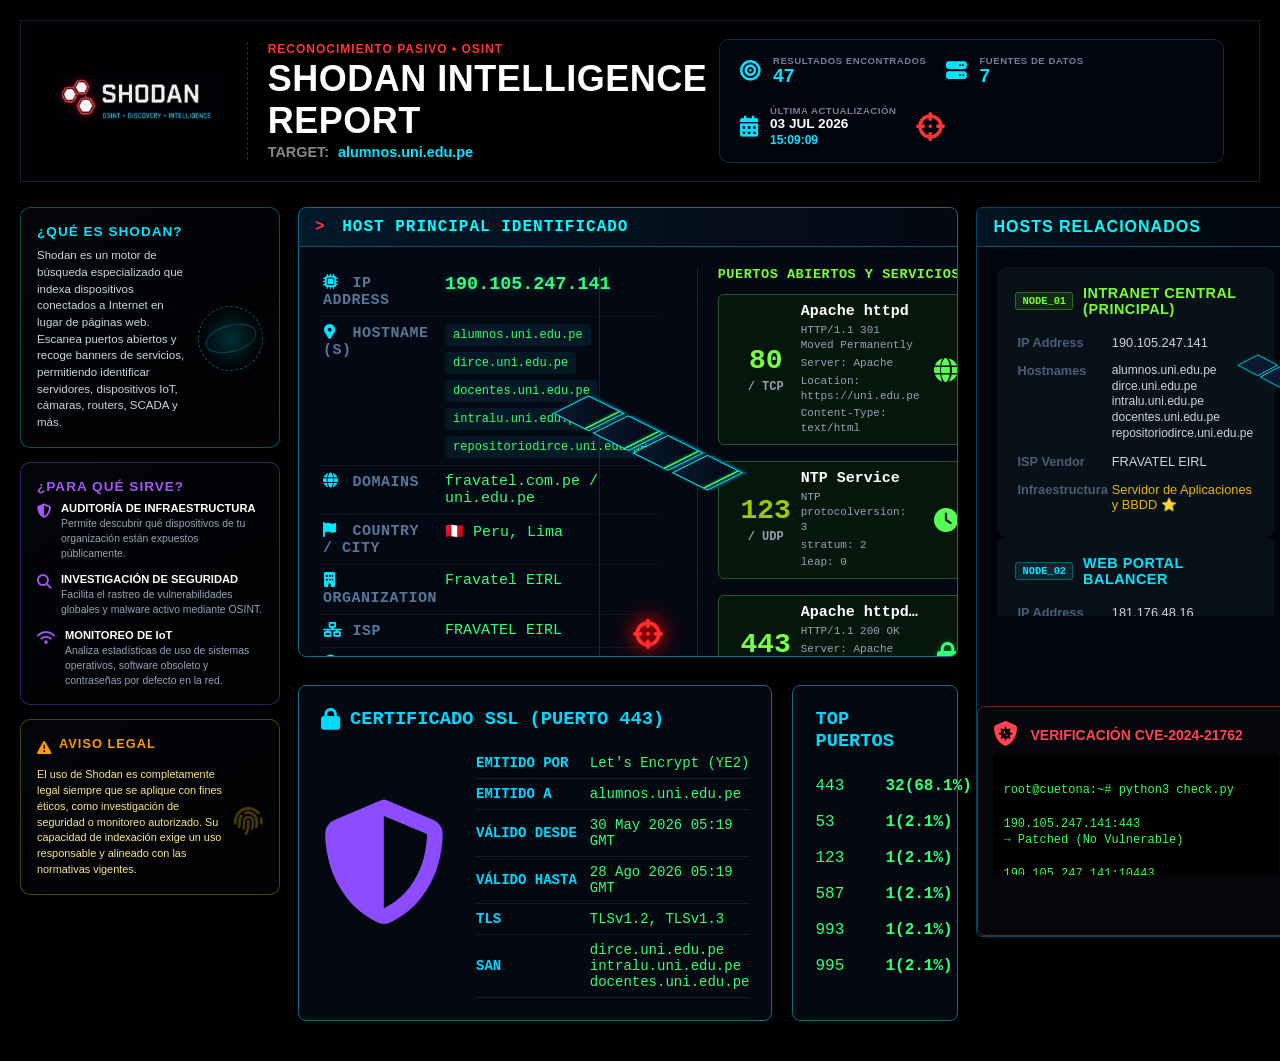
<file: shodan.html>
<!DOCTYPE html>
<html lang="en">
<head>
    <meta charset="UTF-8">
    <meta name="viewport" content="width=device-width, initial-scale=1.0">
    <title>shodan</title>
     <link rel="stylesheet" href="shodan.css">
      <link rel="stylesheet"
    href="https://cdnjs.cloudflare.com/ajax/libs/font-awesome/6.7.2/css/all.min.css">

</head>
<body>
<!-- Encabezado de Shodan Corregido -->
<section class="shodan-header">

    <!-- CONTENEDOR IZQUIERDO: LOGO Y TEXTOS -->
    <div class="shodan-brand-block">
        <!-- Logo -->
        <div class="shodan-logo-box">
            <img src="images/logo-shodan.jpg" alt="Shodan">
        </div>
        <!-- Centro -->
        <div class="report-box">
            <span class="report-subtitle">RECONOCIMIENTO PASIVO • OSINT</span>
            <h1>SHODAN INTELLIGENCE REPORT</h1>
            <div class="target">
                TARGET: <span>alumnos.uni.edu.pe</span>
            </div>
        </div>
    </div>

    <!-- CONTENEDOR DERECHO: CAJA VERDE DE ESTADÍSTICAS -->
     <!-- CONTENEDOR DERECHO: CAJA DE ESTADÍSTICAS ACTUALIZADA -->
    <div class="stats-box">
        
        <!-- Tarjeta 1 (Buscador / Resultados) -->
        <div class="stat-card">
            <i class="fas fa-bullseye"></i> <!-- Cambiado a mira/objetivo cian -->
            <div class="stat-text-group">
                <small>RESULTADOS ENCONTRADOS</small>
                <h3>47</h3>
            </div>
        </div>

        <!-- Tarjeta 2 (Fuentes de datos / Nodos) -->
        <div class="stat-card">
            <i class="fas fa-server"></i> <!-- Cambiado a servidor cian -->
            <div class="stat-text-group">
                <small>FUENTES DE DATOS</small>
                <h3>7</h3>
            </div>
        </div>

        <!-- Tarjeta 3 (Calendario) -->
        <div class="stat-card">
            <i class="fas fa-calendar-alt"></i>
            <div class="stat-text-group">
                <small>ÚLTIMA ACTUALIZACIÓN</small>
                <p>03 JUL 2026</p>
                <p>15:09:09</p>
            </div>
        </div>

        <!-- Tarjeta 4 (Radar Rojo) -->
        <div class="stat-card">
            <i class="fas fa-crosshairs"></i>
        </div>
    </div>


</section>
<div class="shodan-dashboard-layout">
<!-- SECCIÓN INFORMATIVA DEBAJO DEL LOGO (ESTILO WIKI INTERACTIVA) -->
<section class="shodan-encyclopedia">

    <!-- Bloque 1: ¿Qué es Shodan? (Caja Cian) -->
    <div class="wiki-card info-blue-card">
        <h2>¿QUÉ ES SHODAN?</h2>
        <div class="wiki-card-body">
            <p>
                Shodan es un motor de búsqueda especializado que indexa dispositivos conectados a Internet en lugar de páginas web. Escanea puertos abiertos y recoge banners de servicios, permitiendo identificar servidores, dispositivos IoT, cámaras, routers, SCADA y más.
            </p>
            <!-- Planeta holográfico simulado mediante CSS -->
            <div class="cyber-planet-sphere"></div>
        </div>
    </div>

    <!-- Bloque 2: ¿Para qué sirve? (Caja Morada) -->
    <div class="wiki-card info-purple-card">
        <h2>¿PARA QUÉ SIRVE?</h2>
        <div class="wiki-features-list">
            
            <div class="feature-item">
                <i class="fas fa-shield-alt"></i>
                <div class="feature-text">
                    <h4>AUDITORÍA DE INFRAESTRUCTURA</h4>
                    <p>Permite descubrir qué dispositivos de tu organización están expuestos públicamente.</p>
                </div>
            </div>

            <div class="feature-item">
                <i class="fas fa-search"></i>
                <div class="feature-text">
                    <h4>INVESTIGACIÓN DE SEGURIDAD</h4>
                    <p>Facilita el rastreo de vulnerabilidades globales y malware activo mediante OSINT.</p>
                </div>
            </div>

            <div class="feature-item">
                <i class="fas fa-wifi"></i>
                <div class="feature-text">
                    <h4>MONITOREO DE IoT</h4>
                    <p>Analiza estadísticas de uso de sistemas operativos, software obsoleto y contraseñas por defecto en la red.</p>
                </div>
            </div>

        </div>
    </div>

    <!-- Bloque 3: Aviso Legal (Caja Amarilla con Huella) -->
    <div class="wiki-card info-yellow-card">
        <div class="legal-header">
            <i class="fas fa-exclamation-triangle"></i>
            <h2>AVISO LEGAL</h2>
        </div>
        <div class="legal-body-flex">
            <p>
                El uso de Shodan es completamente legal siempre que se aplique con fines éticos, como investigación de seguridad o monitoreo autorizado. Su capacidad de indexación exige un uso responsable y alineado con las normativas vigentes.
            </p>
            <!-- Icono de huella dactilar digital -->
            <div class="fingerprint-icon-box">
                <i class="fas fa-fingerprint"></i>
            </div>
        </div>
    </div>

</section>
<!-- MÓDULO INTERACTIVO: HOST PRINCIPAL IDENTIFICADO -->
<section class="panel target-core-panel">
    <div class="panel-header-cyber">
        <span class="header-arrow">&gt;</span> HOST PRINCIPAL IDENTIFICADO
    </div>
    
    <div class="panel-content-flex">
        
        <!-- COLUMNA IZQUIERDA: METADATA GEOLOCALIZACIÓN Y RED -->
        <div class="target-meta-column">
            <table class="target-cyber-table">
                <tr>
                    <td class="lbl"><i class="fas fa-microchip"></i> IP ADDRESS</td>
                    <td class="val text-cyan ip-highlight">190.105.247.141</td>
                </tr>
               <tr>
    <td class="lbl">
        <i class="fas fa-map-marker-alt"></i> HOSTNAME (S)
    </td>
    <td class="val">
        <div class="hostname-list">
            <span class="host-badge">alumnos.uni.edu.pe</span>
            <span class="host-badge">dirce.uni.edu.pe</span>
            <span class="host-badge">docentes.uni.edu.pe</span>
            <span class="host-badge">intralu.uni.edu.pe</span>
            <span class="host-badge">repositoriodirce.uni.edu.pe</span>
        </div>
    </td>
</tr>
                <tr>
                    <td class="lbl"><i class="fas fa-globe"></i> DOMAINS</td>
                    <td class="val text-gray">fravatel.com.pe / uni.edu.pe</td>
                </tr>
                <tr>
                    <td class="lbl"><i class="fas fa-flag"></i> COUNTRY / CITY</td>
                    <td class="val text-white">
                        <span class="flag-icon-pe">🇵🇪</span> Peru, Lima
                    </td>
                </tr>
                <tr>
                    <td class="lbl"><i class="fas fa-building"></i> ORGANIZATION</td>
                    <td class="val text-white">Fravatel EIRL</td>
                </tr>
                <tr>
                    <td class="lbl"><i class="fas fa-network-wired"></i> ISP</td>
                    <td class="val text-white">FRAVATEL EIRL</td>
                </tr>
                <tr>
                    <td class="lbl"><i class="fas fa-fingerprint"></i> ASN</td>
                    <td class="val alert-orange font-bold">AS52278</td>
                </tr>
            </table>
        </div>

        <!-- COLUMNA CENTRAL: RENDERIZACIÓN GRÁFICA DEL SERVIDOR -->
        <div class="target-graphic-column">
            <div class="server-rack-iso">
                <!-- Simulación del servidor en capas cyberpunk -->
                <div class="rack-layer layer-top"></div>
                <div class="rack-layer layer-middle-2"></div>
                <div class="rack-layer layer-middle-1"></div>
                <div class="rack-layer layer-bottom"></div>
            </div>
            <!-- Mira telescópica roja de objetivo fijado inferior -->
            <div class="target-crosshair-glow">
                <i class="fas fa-crosshairs"></i>
            </div>
        </div>

        <!-- COLUMNA DERECHA: PUERTOS ABIERTOS Y SERVICIOS -->
        <div class="target-services-column">
            <h4 class="services-title-green">PUERTOS ABIERTOS Y SERVICIOS</h4>
            
            <div class="services-feed-layout">
                <!-- Puerto 80 -->
                <div class="service-badge-row">
                    <div class="port-num">80 <span>/ TCP</span></div>
                    <div class="port-banner-short">
                        <h5>Apache httpd</h5>
                        <p>HTTP/1.1 301 Moved Permanently</p>
                        <p>Server: Apache</p>
                        <p>Location: https://uni.edu.pe</p>
                        <p>Content-Type: text/html</p>
                    </div>
                    <i class="fas fa-globe network-icon-glow"></i>
                </div>

                <!-- Puerto 123 -->
                <div class="service-badge-row">
                    <div class="port-num port-udp">123 <span>/ UDP</span></div>
                    <div class="port-banner-short">
                        <h5>NTP Service</h5>
                        <p>NTP protocolversion: 3</p>
                        <p>stratum: 2</p>
                        <p>leap: 0</p>
                    </div>
                    <i class="fas fa-clock network-icon-glow"></i>
                </div>

                <!-- Puerto 443 -->
                <div class="service-badge-row">
                    <div class="port-num">443 <span>/ TCP</span></div>
                    <div class="port-banner-short">
                        <h5>Apache httpd (INTRALU - UNI)</h5>
                        <p>HTTP/1.1 200 OK</p>
                        <p>Server: Apache</p>
                        <p>Content-Type: text/html; charset=UTF-8</p>
                    </div>
                    <i class="fas fa-lock network-icon-glow lock-green"></i>
                </div>
            </div>

        </div>

    </div>
</section>
    <!-- COLUMNA 3: PANEL DE HOSTS RELACIONADOS (EXTREMA DERECHA) -->
    <aside class="related-hosts-panel">
        <div class="panel-header-cyber">HOSTS RELACIONADOS</div>
        <div class="related-content-scroll">
            
            <!-- Nodo 01: Intranet Central -->
            <div class="related-card node-orange">
                <div class="node-badge-row">
                    <span class="node-badge">NODE_01</span>
                    <span class="node-title">INTRANET CENTRAL (PRINCIPAL)</span>
                </div>
                <div class="node-body-flex">
                    <table class="node-table">
                        <tr><td class="nlbl">IP Address</td><td class="nval text-cyan">190.105.247.141</td></tr>
                        <tr><td class="nlbl">Hostnames</td><td class="nval font-xs">alumnos.uni.edu.pe<br>dirce.uni.edu.pe<br>intralu.uni.edu.pe<br>docentes.uni.edu.pe<br>repositoriodirce.uni.edu.pe</td></tr>
                        <tr><td class="nlbl">ISP Vendor</td><td class="nval">FRAVATEL EIRL</td></tr>
                        <tr><td class="nlbl">Infraestructura</td><td class="nval text-yellow">Servidor de Aplicaciones y BBDD ⭐</td></tr>
                    </table>
                    <!-- Mini servidor 3D lateral -->
                    <div class="mini-server-graphic">
                        <div class="mini-layer"></div>
                        <div class="mini-layer"></div>
                        <div class="mini-layer"></div>
                    </div>
                </div>
            </div>

            <!-- Nodo 02: Web Portal Balancer -->
            <div class="related-card node-blue">
                <div class="node-badge-row">
                    <span class="node-badge">NODE_02</span>
                    <span class="node-title">WEB PORTAL BALANCER</span>
                </div>
                <div class="node-body-flex">
                    <table class="node-table">
                        <tr><td class="nlbl">IP Address</td><td class="nval text-cyan">181.176.48.16</td></tr>
                        <tr><td class="nlbl">Hostnames</td><td class="nval font-xs">www.alumnos.uni.edu.pe</td></tr>
                        <tr><td class="nlbl">ISP Vendor</td><td class="nval">VIETTEL PERU S.A.C. (Bitel)</td></tr>
                        <tr><td class="nlbl">Infraestructura</td><td class="nval text-green">Servidor Web Estático / HTTP Balance</td></tr>
                    </table>
                    <!-- Globo terráqueo de red lateral -->
                    <div class="mini-globe-graphic">
                        <i class="fas fa-globe"></i>
                    </div>
                </div>
            </div>

        </div>
        
<section class="verify-panel">

<div class="verify-header">

<i class="fas fa-shield-virus"></i>

<h3>VERIFICACIÓN CVE-2024-21762</h3>

</div>

<pre>

root@cuetona:~# python3 check.py

190.105.247.141:443
→ Patched (No Vulnerable)

190.105.247.141:10443
→ Connection Failed

root@cuetona:~#

</pre>

</section>

    </aside>
<!-- ==========================================================
CERTIFICADO SSL
=========================================================== -->
<div class="bottom-row">
<section class="ssl-panel">

    <div class="ssl-header">
        <i class="fas fa-lock"></i>
        <h3>CERTIFICADO SSL (PUERTO 443)</h3>
    </div>

    <div class="ssl-content">

        <div class="ssl-icon">
            <i class="fas fa-shield-alt"></i>
        </div>

        <table class="ssl-table">

            <tr>
                <td>EMITIDO POR</td>
                <td>Let's Encrypt (YE2)</td>
            </tr>

            <tr>
                <td>EMITIDO A</td>
                <td>alumnos.uni.edu.pe</td>
            </tr>

            <tr>
                <td>VÁLIDO DESDE</td>
                <td>30 May 2026 05:19 GMT</td>
            </tr>

            <tr>
                <td>VÁLIDO HASTA</td>
                <td>28 Ago 2026 05:19 GMT</td>
            </tr>

            <tr>
                <td>TLS</td>
                <td>TLSv1.2, TLSv1.3</td>
            </tr>

            <tr>
                <td>SAN</td>
                <td>
                    dirce.uni.edu.pe<br>
                    intralu.uni.edu.pe<br>
                    docentes.uni.edu.pe
                </td>
            </tr>

        </table>

    </div>

</section>


<!-- ==========================================================
TOP PUERTOS
=========================================================== -->

<section class="topports-panel">

<h3>TOP PUERTOS</h3>

<div class="port-line">

<span>443</span>

<div class="bar">

<div class="fill fill443"></div>

</div>

<strong>32(68.1%)</strong>

</div>

<div class="port-line">

<span>53</span>

<div class="bar">

<div class="fill fill53"></div>

</div>

<strong>1(2.1%)</strong>

</div>

<div class="port-line">

<span>123</span>

<div class="bar">

<div class="fill fill53"></div>

</div>

<strong>1(2.1%)</strong>

</div>

<div class="port-line">

<span>587</span>

<div class="bar">

<div class="fill fill53"></div>

</div>

<strong>1(2.1%)</strong>

</div>

<div class="port-line">

<span>993</span>

<div class="bar">

<div class="fill fill53"></div>

</div>

<strong>1(2.1%)</strong>

</div>

<div class="port-line">

<span>995</span>

<div class="bar">

<div class="fill fill53"></div>

</div>

<strong>1(2.1%)</strong>

</div>

</section>



<!-- ==========================================================
VERIFICACIÓN CVE
=========================================================== -->


</div>


    
       <script src="shodan.js"></script>
</body>
</html>
</file>
<file: shodan.css>
/* ==========================================================================
   2. VARIABLES RAÍZ Y PALETA DE COLORES (CYBERPUNK / SHODAN REAL)
   ========================================================================== */
:root {
    --bg-base: #000000;         /* Fondo negro absoluto de terminal */
    --bg-panel: #040810;        /* Azul oscuro profundo para bloques */
    --border-color: #112233;    /* Azul acero sutil de Shodan */
    --shodan-blue: #00e5ff;     /* Cian brillante para métricas y datos */
    --shodan-red: #ff3333;      /* Rojo de alerta para radar y subtítulos */
    --text-primary: #33ff77;    /* Verde consola para logs secundarios */
    --alert-orange: #ff9900;    /* Naranja para puertos filtrados */
}

/* ==========================================================================
   3. RESETEO DE MÁRGENES Y SELECTORES GLOBALES
   ========================================================================== */
* {
    margin: 0;
    padding: 0;
    box-sizing: border-box;
}

html {
    scroll-behavior: smooth;
    background-color: var(--bg-base);
}

body {
    background-color: var(--bg-base);
    color: var(--text-primary);
    font-family: 'Share Tech Mono', 'Courier New', monospace; /* Fuente de consola base */
    padding: 20px;
    overflow-x: hidden;
}

/* Efecto de monitor antiguo CRT */
.cyber-overlay {
    position: fixed;
    top: 0;
    left: 0;
    width: 100vw;
    height: 100vh;
    background: linear-gradient(rgba(18, 16, 16, 0) 50%, rgba(0, 0, 0, 0.25) 50%), linear-gradient(90deg, rgba(255, 0, 0, 0.06), rgba(0, 255, 0, 0.02), rgba(0, 0, 255, 0.06));
    background-size: 100% 4px, 6px 100%;
    z-index: 9999;
    pointer-events: none;
}

/* ==========================================================================
   4. ENCABEZADO SHODAN REPORT (CALCO EXACTO DE TU MOCKUP)
   ========================================================================== */
.shodan-header {
    display: flex;
    align-items: center;
    justify-content: space-between;
    background-color: #000000;
    border: 1px solid var(--border-color);
    padding:

18px

35px;
    width: 100%;
    margin-bottom: 25px;
    font-family: 'Rajdhani', sans-serif; /* Forzar letra corporativa alta y compacta */
}

.shodan-brand-block {
    display: flex;
    align-items: center;
    gap: 25px;
}

.shodan-logo-box img {
    height: 50px;
    object-fit: contain;
}

.report-box {
    border-left: 1px dashed rgba(255, 51, 51, 0.4);
    padding-left: 20px;
}

.report-subtitle {
    display: block;
    color: var(--shodan-red);
    font-size: 0.75rem;
    font-weight: 700;
    letter-spacing: 1px;
    text-transform: uppercase;
}

.report-box h1 {
    color: #ffffff;
     font-size:50px;
    font-weight: 700;
    margin: 2px 0;
    letter-spacing: 0.5px;
    text-transform: uppercase;
}

.target {
    font-size: 0.9rem;
    color: #888888;
    font-weight: 600;
    text-transform: uppercase;
}

.target span {
    color: var(--shodan-blue);
    text-transform: none;
    margin-left: 5px;
}

/* Caja de estadísticas con borde azul y esquinas redondeadas */
.stats-box {
    display: flex;
    align-items: center;
    background-color: rgba(2, 6, 16, 0.8);
    border: 1px solid #162a45;
    border-radius: 10px;
   padding:18px 30px;
    gap: 40px;
    height: auto;
}

.stat-card {
    display: flex;
    align-items: center;
    gap: 12px;
}

.stat-text-group {
    display: flex;
    flex-direction: column;
}

.stat-card .fa-bullseye, .stat-card .fa-server, .stat-card .fa-calendar-alt { 
    color: var(--shodan-blue); 
    font-size: 1.3rem; 
}

.stat-card .fa-crosshairs { 
    color: var(--shodan-red); 
    font-size: 1.8rem; 
    animation: pulse-radar 2s infinite ease-in-out;
}

.stat-card small {
    color: #718096;
    font-size: 0.6rem;
    font-weight: 700;
    letter-spacing: 0.5px;
    text-transform: uppercase;
}

.stat-card h3 {
    color: var(--shodan-blue);
    font-size: 1.4rem;
    margin: 0;
    font-weight: 700;
    line-height: 1;
}

.stat-card p {
    color: #ffffff;
    font-size: 0.85rem;
    font-weight: 700;
    margin: 0;
}

.stat-card p:last-child {
    color: var(--shodan-blue);
    font-size: 0.75rem;
    margin-top: 2px;
}

@keyframes pulse-radar {
    0% { transform: scale(1); opacity: 0.8; }
    50% { transform: scale(1.05); opacity: 1; text-shadow: 0 0 8px var(--shodan-red); }
    100% { transform: scale(1); opacity: 0.8; }
}

/* ==========================================================================
   5. DISTRIBUCIÓN DEL DASHBOARD LOWER GRID
   ========================================================================== */


.panel {
    background-color: var(--bg-panel);
    border: 1px solid rgba(0, 255, 102, 0.2);
    box-shadow: 0 0 10px rgba(0, 255, 102, 0.03);
    border-radius: 4px;
}

.panel:hover {
    border-color: #00ff66;
    box-shadow: 0 0 15px rgba(0, 255, 102, 0.12);
}

.panel-header {
    background-color: rgba(0, 255, 102, 0.08);
    padding: 8px 12px;
    font-weight: bold;
    font-size: 0.8rem;
    border-bottom: 1px solid rgba(0, 255, 102, 0.2);
    letter-spacing: 1px;
}

.panel-content {
    padding: 15px;
}

.target-meta-column,
.target-services-column {
    min-width: 0;
}
/* ==========================================================================
   6. BARRAS DE GRÁFICOS DE SHODAN SIDEBAR
   ========================================================================== */
.sidebar-title {
    font-size: 0.85rem;
    color: var(--shodan-blue);
    margin-bottom: 10px;
    border-bottom: 1px dashed rgba(0, 229, 255, 0.2);
    padding-bottom: 4px;
}

.stats-list { list-style: none; padding: 0; margin: 0; }
.stats-list li { display: flex; justify-content: space-between; font-size: 0.85rem; padding: 6px 0; border-bottom: 1px solid #111; }
.version-count { color: var(--shodan-blue); font-weight: bold; }

.stats-list-graph { list-style: none; padding: 0; margin: 0; }
.stats-list-graph li { margin-bottom: 12px; }
.stat-info { display: flex; justify-content: space-between; font-size: 0.85rem; margin-bottom: 4px; }
.progress-bar-container { width: 100%; height: 8px; background-color: #1a1f29; border-radius: 2px; overflow: hidden; }
.progress-bar-fill { height: 100%; background-color: #1b75bb; box-shadow: 0 0 5px rgba(27, 117, 187, 0.4); }
.pct-443 { width: 86.4%; }
.pct-single { width: 2.7%; }



/* ==========================================================================
   8. COMPONENTE DE PAGINACIÓN INTERACTIVA Y FOOTER
 /* ========================================================================== */
/* SHODAN ENCYCLOPEDIA (VERSIÓN PRO LIMPIA) */
/* ========================================================================== */

.shodan-encyclopedia {
    display: flex;
    flex-direction: column;
    gap: 14px;
    width: 100%;
    max-width: 300px;
    margin: 0;
    font-family: 'Rajdhani', sans-serif;
     grid-column: 1;
    align-self: start;
      grid-row: 1 ;
}

/* TARJETA BASE */
.wiki-card {
    background: linear-gradient(145deg, #020408, #010203);
    border-radius: 10px;
    padding: 16px;
    position: relative;
    overflow: hidden;
    transition: 0.25s ease;
}

.wiki-card:hover {
    transform: translateY(-2px);
    box-shadow: 0 0 12px rgba(0, 229, 255, 0.08);
}

/* TITULOS */
.wiki-card h2 {
    font-size: 0.85rem;
    font-weight: 700;
    margin-bottom: 8px;
    letter-spacing: 1px;
}

/* TEXTO */
.wiki-card p {
    font-size: 0.72rem;
    line-height: 1.45;
    color: #cbd5e1;
}

/* ========================================================================== */
/* AZUL (¿QUÉ ES SHODAN?) */
/* ========================================================================== */

.info-blue-card {
    border: 1px solid rgba(0, 229, 255, 0.35);
}

.info-blue-card h2 {
    color: var(--shodan-blue);
}

.wiki-card-body {
    display: flex;
    align-items: center;
    gap: 12px;
}

/* ESFERA */
.cyber-planet-sphere {
    width: 65px;
    height: 65px;
    border-radius: 50%;
    border: 1px dashed rgba(0,229,255,0.4);
    background: radial-gradient(circle, rgba(0,229,255,0.2), transparent 70%);
    flex-shrink: 0;
    position: relative;
    animation: rotatePlanet 10s linear infinite;
}

.cyber-planet-sphere::before {
    content: '';
    position: absolute;
    width: 50px;
    height: 25px;
    border: 1px solid rgba(0,229,255,0.25);
    border-radius: 50%;
    top: 18px;
    left: 6px;
    transform: rotate(-15deg);
}

@keyframes rotatePlanet {
    from { transform: rotate(0deg); }
    to { transform: rotate(360deg); }
}

/* ========================================================================== */
/* MORADO (FUNCIONES) */
/* ========================================================================== */

.info-purple-card {
    border: 1px solid rgba(168, 85, 247, 0.35);
}

.info-purple-card h2 {
    color: #a855f7;
}

.wiki-features-list {
    display: flex;
    flex-direction: column;
    gap: 12px;
}

.feature-item {
    display: flex;
    gap: 10px;
}

.feature-item i {
    color: #a855f7;
    font-size: 0.9rem;
    margin-top: 2px;
}

.feature-text h4 {
    font-size: 0.7rem;
    color: #ffffff;
    margin-bottom: 2px;
}

.feature-text p {
    font-size: 0.65rem;
    color: #94a3b8;
}

/* ========================================================================== */
/* AMARILLO (LEGAL) */
/* ========================================================================== */

.info-yellow-card {
    border: 1px solid rgba(234, 179, 8, 0.35);
}

.legal-header {
    display: flex;
    align-items: center;
    gap: 8px;
    margin-bottom: 8px;
}

.legal-header i {
    color: var(--alert-orange);
    font-size: 0.9rem;
}

.legal-header h2 {
    color: var(--alert-orange);
    font-size: 0.8rem;
}

.legal-body-flex {
    display: flex;
    align-items: center;
    gap: 10px;
}

.legal-body-flex p {
    font-size: 0.68rem;
    color: #fde68a;
}

/* HUELLA */
.fingerprint-icon-box {
    font-size: 1.8rem;
    color: rgba(234,179,8,0.3);
}

/* ========================================================================== */
/* EFECTO SCAN LINE (PRO) */
/* ========================================================================== */

.wiki-card::after {
    content: "";
    position: absolute;
    top: 0;
    left: -100%;
    width: 100%;
    height: 1px;
    background: linear-gradient(90deg, transparent, var(--shodan-blue), transparent);
    animation: scanline 4s infinite;
}

@keyframes scanline {
    0% { left: -100%; }
    100% { left: 100%; }
}























/* ==========================================================================
   MÓDULO CENTRAL: INTERFAZ HOST PRINCIPAL IDENTIFICADO (CALCO FIEL)
   ========================================================================== */

.shodan-dashboard-layout{
    display:grid;
    grid-template-columns:280px 1fr 340px;
    grid-template-rows:550px auto;
    gap:20px;
    align-items:start;
}
/* --- COLUMNA CENTRAL: CONFIGURACIÓN DEL PANEL DE HOST IDENTIFICADO --- */
.target-core-panel{
    grid-column:2;
    display:flex;
    flex-direction:column;
    background:#030812;
    border:1px solid #0d6b88;
    border-radius:8px;
    overflow:hidden;
    height:450px;
}
.panel-header-cyber {
    background: linear-gradient(90deg, rgba(0, 119, 170, 0.15), transparent);
    border-bottom: 1px solid #005577;
    padding: 10px 16px;
    color: #00ffff;
    font-size: 1rem;
    font-weight: 700;
    letter-spacing: 1px;
}

.header-arrow {
    color: #ff3333;
    margin-right: 6px;
    font-weight: 900;
}

/* Flexbox para distribuir los sub-componentes dentro del bloque central */


/* Sub-columna 1: Metadata (Izquierda interna) */
.target-meta-column{
    display:flex;
    flex-direction:column;
    justify-content:center;
}

.target-cyber-table {
    width: 100%;
    border-collapse: collapse;
}

.target-cyber-table td {
   padding:7px 4px;
    border-bottom: 1px solid #0a1424;
    font-size:14px;

    vertical-align: top;
}
.target-cyber-table .val{
    font-size:15px;
}
.target-cyber-table .lbl {
    color: #557799;
    font-weight: 600;
        width:32%;
    font-size:15px;
    letter-spacing: 0.5px;
}

.target-cyber-table .lbl i {
    margin-right: 6px;
    color: #00e5ff;
    width: 14px;
    text-align: center;
}

.ip-highlight {
    font-size: 1.15rem !important;
    font-weight: 700;
    text-shadow: 0 0 8px rgba(0, 229, 255, 0.3);
}

.text-subdomains {
    color: #00e5ff;
    line-height: 1.3;
    font-weight: 600;
}

/* Sub-columna 2: Torre Isométrica (Centro interno) */
.target-graphic-column {
     display:flex;
    flex-direction:column;
    align-items:center;
    justify-content:flex-start;
padding-top:70px;
   border-left:1px solid rgba(0,255,255,0.15);
border-right:1px solid rgba(0,255,255,0.15);
    padding:10px;
    gap:20px;
}

.server-rack-iso {
    display:flex;

flex-direction:column;

gap:8px;
transform: rotateX(60deg) rotateZ(-45deg) scale(.70);

margin-top:10px;

}

.rack-layer {
  width:72px;
    height:72px;
    background:linear-gradient(135deg,#091a30,#020610);
    border:2px solid #00ffff;
    position:relative;
    box-shadow:
        4px 4px 0 #004466,
        0 0 10px rgba(0,229,255,.3);
}

.rack-layer::after {
    content: '';
    position: absolute;
    width: 100%;
    height: 3px;
    background-color: #33ff77;
    bottom: 5px;
    left: 0;
    box-shadow: 0 0 6px #33ff77;
}

.target-crosshair-glow {
      

    font-size:30px;

    color:#ff2d2d;

    text-shadow:

    0 0 15px red,

    0 0 30px red;
}

/* Sub-columna 3: Servicios y Banners (Derecha interna) */
.target-services-column {
        display:flex;
    flex-direction:column;
   gap: 6px;
    height:100%;
    overflow:hidden; 
     min-height:0;
}

/*.services-title-green {
    color: #77ff33;
    font-size: 0.85rem;
    font-weight: 700;
    margin-bottom: 12px;
    letter-spacing: 0.5px;
}*/
.services-title-green{
    color:#77ff33;
    font-size:0.85rem;
    font-weight:700;
    margin:0 0 6px 0;   /* antes 12px */
    letter-spacing:.5px;
}
.services-feed-layout{
    display:flex;
    flex-direction:column;
    gap:8px;            /* antes 12px */
    padding-top:0;
    padding-right:6px;
    overflow-y:auto;
}
/*
.services-feed-layout {
      display:flex;
    flex-direction:column;
    gap:12px;
    height:auto;
        max-height:100%;
    padding-right:6px;
     overflow-y:auto;
       max-height:100%;   
    min-height:0;  
     scrollbar-width:thin;
    scrollbar-color:#00e5ff transparent;
}*/
.services-feed-layout::-webkit-scrollbar{
    width:6px;
}
.services-feed-layout::-webkit-scrollbar-thumb{
    background:#00e5ff;
    border-radius:10px;
}




.port-num {
display:flex;

flex-direction:column;

justify-content:center;

align-items:center;

font-size:28px;

font-weight:700;

line-height:1;

color:#77ff44;


}

.port-num span {
    
    
display:block;

margin-top:6px;

font-size:12px;

color:#8da1b5;
    
}

.port-udp { color: #99cc00; }
.port-banner-short{

display:flex;

flex-direction:column;
justify-content:center;

min-width:0;


gap:3px;

}
.port-banner-short h5 {
   margin:0;

font-size:15px;

color:#fff;

font-weight:700;
white-space:nowrap;

overflow:hidden;

text-overflow:ellipsis;


}

.port-banner-short p {
    margin:0;

font-size:11px;

line-height:1.35;

color:#92a4b5;
}

.network-icon-glow { font-size:  24px;

align-self:center;

justify-self:end;

color:#55ff55;
}
.lock-green { color: #33ff77 !important; text-shadow: 0 0 6px rgba(51, 255, 119, 0.4); }
.hostname-list {
 display:flex;
    flex-wrap:wrap;
    gap:6px;
}

.host-badge {
 
 background: rgba(0,229,255,0.08);
  padding: 4px 8px;
    border-radius: 4px;
    font-size: 12px;
    white-space: nowrap;
}

.host-badge:hover {
    background: rgba(0, 255, 255, 0.2);
    box-shadow: 0 0 6px #00ffff;
}
/* ==========================================================================
   RESPONSIVIDAD
   ========================================================================== */


.related-hosts-panel {
    background-color: #01040a;
    border: 1px solid #004466;
    border-radius: 6px;
    width:100%;
    font-family: 'Rajdhani', sans-serif;
    box-sizing: border-box;
    grid-column: 3;
    align-self: start;
         height:730px;
         overflow: hidden;
    
         display:flex;
    flex-direction:column;
}

.related-hosts-panel .verify-panel{
    margin-top:90px;
    height:230px;
    overflow:hidden;
    padding:15px;
    flex-shrink:0;
}


.related-hosts-panel .verify-panel pre{
    height:120px;
    overflow:hidden;
    font-size:12px;
    line-height:1.4;
    padding:10px;
    margin:0;
}

.related-hosts-panel .verify-header{
    margin-bottom:8px;
}

.related-hosts-panel .verify-header h3{
    font-size:14px;
}


.related-content-scroll {
    padding: 20px;

   
    overflow:hidden;
    flex: 1;
}

/* Tarjetas individuales de nodos */
.related-card {
background:#071117;
    border-radius: 10px;
    padding: 18px;
   /*order: 1px solid #0a1c30;*/
}

.node-orange { border-color: rgba(119, 255, 51, 0.2); }
.node-blue { border-color: rgba(0, 229, 255, 0.2); }

.node-badge-row {
    display: flex;
    align-items: center;
    gap: 10px;
    margin-bottom: 12px;
}

/* Etiquetas rectangulares compactas */
.node-badge {
    font-size: 0.65rem;
    font-weight: 700;
    padding: 2px 6px;
    border-radius: 3px;
    font-family: monospace;
}

.node-orange .node-badge { background-color: rgba(119, 255, 51, 0.1); color: #77ff33; border: 1px solid rgba(119, 255, 51, 0.3); }
.node-blue .node-badge { background-color: rgba(0, 229, 255, 0.1); color: #00e5ff; border: 1px solid rgba(0, 229, 255, 0.3); }

.node-title {
    font-size: 0.9rem;
    font-weight: 700;
    letter-spacing: 0.5px;
}
.node-orange .node-title { color: #77ff33; }
.node-blue .node-title { color: #00e5ff; }

.node-body-flex {
    display: flex;
    align-items: flex-start;
    justify-content: space-between;
    gap: 10px;
}

/* Tablas internas de datos */
.node-table {
    width: 100%;
    border-collapse: collapse;
    flex: 1;
}

.node-table td {
    padding: 6px 2px;
    border-bottom: 1px solid #081220;
    font-size: 0.8rem;
    vertical-align: top;
}

.node-table .nlbl {
    color: #4a5d78;
    font-weight: 600;
    width: 35%;
}

.node-table .nval {
    color: #cbd5e1;
    font-weight: 500;
}

.text-yellow { color: #eab308 !important; }
.text-green { color: #33ff77 !important; }
.font-xs { font-size: 0.75rem !important; line-height: 1.3; }

/* Gráficos laterales minimalistas de las tarjetas */
.mini-server-graphic {
    display: flex;
    flex-direction: column;
    gap: 3px;

transform:

rotateX(58deg)

rotateZ(-45deg)

scale(.95);
    flex-shrink: 0;
}

.mini-layer {
    width: 30px;
    height: 30px;
    background: #091a30;
    border: 1px solid #00ffff;
    box-shadow: 0 0 5px rgba(0, 229, 255, 0.4);
}

.mini-globe-graphic {
    color: rgba(0, 229, 255, 0.2);
    font-size: 2.2rem;
    align-self: center;
    flex-shrink: 0;
}

.ssl-panel{
    background:#040810;
    border:1px solid #0d6b88;
    border-radius:8px;
    padding:22px;
        grid-area:ssl;
}

.ssl-header{

display:flex;

align-items:center;

gap:10px;

margin-bottom:18px;

color:#00d9ff;

}

.ssl-header i{

font-size:22px;

}

.ssl-content{

display:flex;

gap:30px;

align-items:center;

}

.ssl-icon{

font-size:125px;

color:#8d4cff;

width:180px;

text-align:center;

}

.ssl-table{

width:100%;

border-collapse:collapse;

}

.ssl-table td{

padding:7px 0;

font-size:14px;

border-bottom:1px solid #0f1d2f;

}

.ssl-table td:first-child{

width:180px;

color:#00d9ff;

font-weight:bold;

}
.topports-panel{
    background:#040810;
    border:1px solid #0d6b88;
    border-radius:8px;
    padding:22px;
    grid-area:top;
}
.topports-panel h3{

margin-bottom:25px;

color:#00d9ff;

}

.port-line{

display:grid;

grid-template-columns:40px 1fr 50px;

gap:15px;

align-items:center;

margin-bottom:18px;

}

.bar{

height:10px;

background:#0d1523;

overflow:hidden;

border-radius:30px;

}

.fill{

height:100%;

background:#ff2d8b;

}

.fill443{

width:68%;

}

.fill53{

width:2%;

}
.verify-panel{
    grid-column:3;
    background:#05050a;
    border:1px solid #7c1827;
    border-radius:8px;
    padding:20px;
    margin-top:20px;
}
.verify-header{

display:flex;

align-items:center;

gap:12px;

margin-bottom:15px;

color:#ff4455;

}

.verify-header i{

font-size:25px;

}

.verify-panel pre{

background:#000;

padding:15px;

border-radius:5px;

font-size:15px;

line-height:1.7;

color:#33ff55;

overflow:auto;

}
.bottom-row{
    grid-column:2;
    display:grid;

    grid-template-columns:2fr 1fr;
    grid-template-areas:
        "ssl top"
        "verify verify";

    gap:20px;

    align-self:start;
      margin-top:-90px;
}

.service-badge-row{

    display:grid;

    grid-template-columns:70px 1fr 40px;

    align-items:center;

    background:#07160d;

    border:1px solid #21582d;

    border-radius:6px;

    padding:8px 12px;

    margin-bottom:8px;


   

}
.panel-content-flex{
    display:grid;
    grid-template-columns:44% 18% 38%;
    gap:20px;
    padding:20px;
      height:calc(100% - 48px);
}
/* ==========================================
   1600px - Pantallas grandes
========================================== */
@media (max-width:1600px){

    .shodan-dashboard-layout{
        grid-template-columns:260px 1fr 320px;
        gap:18px;
    }

    .panel-content-flex{
        grid-template-columns: 42% 16% 42%;
    }

    .report-box h1{
        font-size:42px;
    }

}

/* ==========================================
   1400px - Laptops
========================================== */
@media (max-width:1400px){

    

    .report-box h1{
        font-size:36px;
    }

    .stats-box{
        gap:20px;
        padding:15px 20px;
        flex-wrap:wrap;
    }

    .stat-card h3{
        font-size:1.2rem;
    }


}

/* ==========================================
   1100px - Tablet horizontal
========================================== */
@media (max-width:1100px){

    .shodan-header{
        flex-direction:column;
        align-items:flex-start;
        gap:25px;
    }

    .stats-box{
        width:100%;
        justify-content:space-between;
        flex-wrap:wrap;
    }

    

    .shodan-encyclopedia,
    .target-core-panel,
    .related-hosts-panel,
    .ssl-panel,
    .topports-panel,
    .verify-panel{
        grid-column:1;
        width:100%;
    }



    .target-graphic-column{
        border:none;
        border-top:1px solid #093850;
        border-bottom:1px solid #093850;
        padding:25px 0;
    }

    .ssl-content{
        flex-direction:column;
    }

}

/* ==========================================
   768px - Celulares
========================================== */
@media (max-width:768px){

    body{
        padding:10px;
    }

    .report-box{
        border-left:none;
        padding-left:0;
    }

    .report-box h1{
        font-size:26px;
        line-height:1.2;
    }

    .shodan-brand-block{
        flex-direction:column;
        align-items:flex-start;
        gap:15px;
    }

    .stats-box{
        flex-direction:column;
        align-items:flex-start;
        gap:15px;
        padding:15px;
    }

    .stat-card{
        width:100%;
    }

    .target-cyber-table td{
        display:block;
        width:100%;
        padding:6px 0;
    }

    .target-cyber-table .lbl{
        display:block;
        width:100%;
        margin-bottom:4px;
    }

    .service-badge-row{
        grid-template-columns:60px 1fr;
    }

    .network-icon-glow{
        display:none;
    }

    .node-body-flex{
        flex-direction:column;
    }

    .mini-server-graphic,
    .mini-globe-graphic{
        display:none;
    }

    .ssl-table td{
        display:block;
        width:100%;
    }

  
}

/* ==========================================
   480px - Celulares pequeños
========================================== */
@media (max-width:480px){

    .report-box h1{
        font-size:22px;
    }

    .shodan-logo-box img{
        height:38px;
    }

    .port-num{
        font-size:22px;
    }

    .port-banner-short h5{
        font-size:12px;
    }

    .port-banner-short p{
        font-size:10px;
    }

    .ssl-icon{
        font-size:70px;
        width:100%;
    }

    .verify-panel pre{
        font-size:12px;
    }

}
</file>
